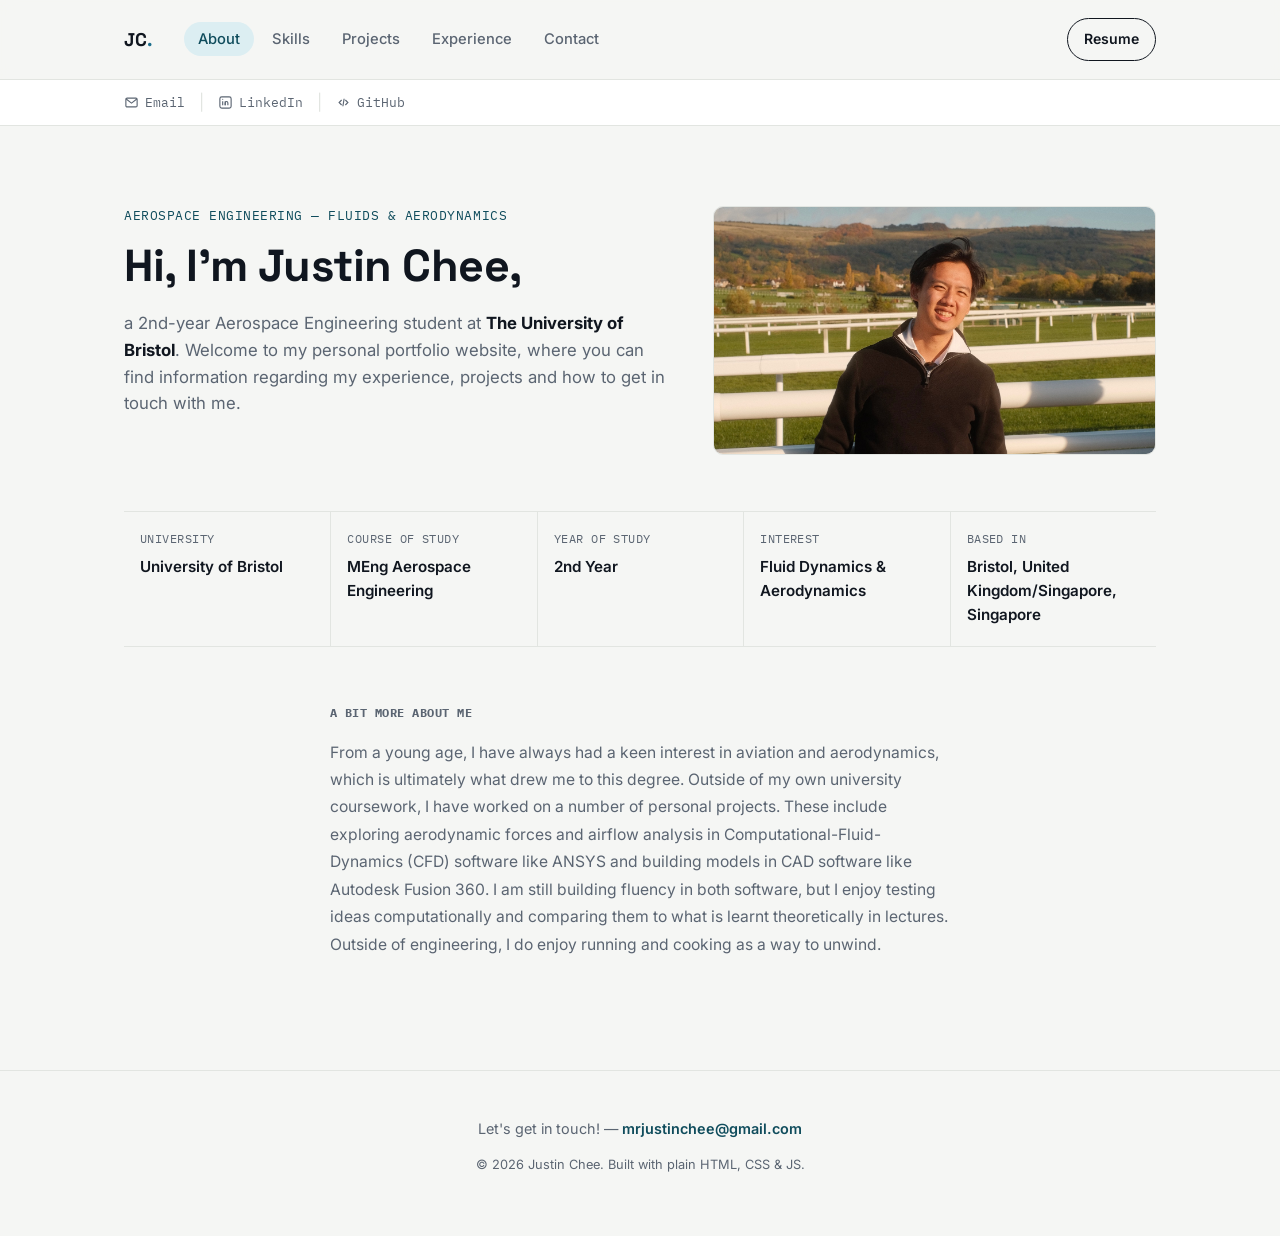
<file: index.html>
<!DOCTYPE html>
<html lang="en">
<head>
<meta charset="UTF-8">
<meta name="viewport" content="width=device-width, initial-scale=1.0">
<title>JC — Aerospace Engineering Portfolio</title>
<meta name="description" content="Portfolio of JC, Aerospace Engineering student focused on fluids and aerodynamics.">

<!-- Fonts: Space Grotesk for headings (technical/geometric), Inter for body, IBM Plex Mono for data labels -->
<link rel="preconnect" href="https://fonts.googleapis.com">
<link rel="preconnect" href="https://fonts.gstatic.com" crossorigin>
<link href="https://fonts.googleapis.com/css2?family=Space+Grotesk:wght@500;600;700&family=Inter:wght@400;500;600&family=IBM+Plex+Mono:wght@400;500&display=swap" rel="stylesheet">

<link rel="stylesheet" href="style.css">
</head>
<body>

<!-- ============================================================ -->
<!-- TOP NAVIGATION / TABS                                         -->
<!-- ============================================================ -->
<header class="site-header">
  <div class="header-inner">
    <a href="#summary" class="logo" data-tab-target="summary">JC<span class="logo-dot">.</span></a>
 
    <nav class="tabs" role="tablist" aria-label="Portfolio sections">
      <button class="tab-btn is-active" role="tab" aria-selected="true" aria-controls="summary" data-tab-target="summary">About</button>
      <button class="tab-btn" role="tab" aria-selected="false" aria-controls="skills" data-tab-target="skills">Skills</button>
      <button class="tab-btn" role="tab" aria-selected="false" aria-controls="projects" data-tab-target="projects">Projects</button>
      <button class="tab-btn" role="tab" aria-selected="false" aria-controls="experience" data-tab-target="experience">Experience</button>
      <button class="tab-btn" role="tab" aria-selected="false" aria-controls="contact" data-tab-target="contact">Contact</button>
    </nav>
 
    <a class="resume-btn" href="assets/JUSTIN_CHEE_Resume.pdf" target="_blank" rel="noopener">Resume</a>
 
    <button class="nav-toggle" aria-label="Toggle menu" aria-expanded="false">
      <span></span><span></span><span></span>
    </button>
  </div>
</header>
 
<!-- ============================================================ -->
<!-- CONTACT BAR — quick hotlinks, always visible below the tabs   -->
<!-- ============================================================ -->
<div class="contact-bar">
  <ul class="contact-list">
    <li>
      <a href="mailto:mrjustinchee@gmail.com">
        <svg class="contact-icon" viewBox="0 0 24 24" width="16" height="16" fill="none" stroke="currentColor" stroke-width="1.8" aria-hidden="true">
          <rect x="3" y="5" width="18" height="14" rx="2"></rect>
          <path d="M3.5 6.5L12 13L20.5 6.5"></path>
        </svg>
        Email
      </a>
    </li>
    <li>
      <a href="https://www.linkedin.com/in/justin-chee-tc" target="_blank" rel="noopener">
        <svg class="contact-icon" viewBox="0 0 24 24" width="16" height="16" fill="none" stroke="currentColor" stroke-width="1.8" aria-hidden="true">
          <rect x="3" y="3" width="18" height="18" rx="3"></rect>
          <line x1="7.5" y1="10" x2="7.5" y2="16.5"></line>
          <circle cx="7.5" cy="6.8" r="0.9" fill="currentColor" stroke="none"></circle>
          <path d="M11.5 16.5V12.8C11.5 11.3 12.4 10.3 13.7 10.3C15 10.3 15.8 11.2 15.8 12.8V16.5"></path>
          <line x1="11.5" y1="10" x2="11.5" y2="16.5"></line>
        </svg>
        LinkedIn
      </a>
    </li>
    <li>
      <a href="https://github.com/Cheestin" target="_blank" rel="noopener">
        <svg class="contact-icon" viewBox="0 0 24 24" width="16" height="16" fill="none" stroke="currentColor" stroke-width="1.8" aria-hidden="true">
          <polyline points="9 8 5 12 9 16"></polyline>
          <polyline points="15 8 19 12 15 16"></polyline>
          <line x1="13" y1="6" x2="11" y2="18"></line>
        </svg>
        GitHub
      </a>
    </li>
  </ul>
</div>
<main>
  <!-- ============================================================ -->
  <!-- SUMMARY                                                       -->
  <!-- ============================================================ -->
<section id="summary" class="tab-panel is-active" role="tabpanel">
    <div class="hero">
      <div class="hero-copy">
        <p class="eyebrow">Aerospace Engineering — Fluids &amp; Aerodynamics</p>
        <h1 class="hero-title">Hi, I'm Justin Chee,</h1>
        <p class="hero-lede">
          a 2nd-year Aerospace Engineering student at <strong>The University of Bristol</strong>.
          Welcome to my personal portfolio website, where you can find information regarding my experience, projects and how to get in touch with me.
          
        </p>
      </div>

      <div class="hero-photo-wrap">
        <img class="hero-photo" src="assets/Self_Photo.jpg" alt="Photo of JC" onerror="this.closest('.hero-photo-wrap').style.display='none'">
      </div>
    </div>

   <div class="quick-facts">
      <div class="fact">
        <span class="fact-label">University</span>
        <span class="fact-value">University of Bristol</span>
      </div>
      <div class="fact">
        <span class="fact-label">Course of Study</span>
        <span class="fact-value">MEng Aerospace Engineering</span>
      </div>
      <div class="fact">
        <span class="fact-label">Year of Study</span>
        <span class="fact-value">2nd Year</span>
      </div>
      <div class="fact">
        <span class="fact-label">Interest</span>
        <span class="fact-value">Fluid Dynamics &amp; Aerodynamics</span>
      </div>
      <div class="fact">
        <span class="fact-label">Based in</span>
        <span class="fact-value">Bristol, United Kingdom/Singapore, Singapore</span>
      </div>
    </div>
    <div class="about-more">
      <h2 class="about-more-title">A bit more about me</h2>
      <p class="about-more-text">
From a young age, I have always had a keen interest in aviation and aerodynamics, which is ultimately what drew me to this degree. Outside of my own university coursework, I have worked on a number of personal projects. These include exploring aerodynamic forces and airflow analysis in Computational-Fluid-Dynamics (CFD) software like ANSYS and building models in CAD software like Autodesk Fusion 360. I am still building fluency in both software, but I enjoy testing ideas computationally and comparing them to what is learnt theoretically in lectures.
      Outside of engineering, I do enjoy running and cooking as a way to unwind. 
      </p>
    </div>
  </section>

  <!-- ============================================================ -->
  <!-- SKILLS                                                        -->
  <!-- ============================================================ -->
  <section id="skills" class="tab-panel" role="tabpanel" hidden>
    <h2 class="section-title">Skills</h2>
    <p class="section-lede">A working toolkit, organized by how I actually use it.</p>

    <div class="skill-groups">

      <div class="skill-group">
        <h3 class="skill-group-title">Technical Skills</h3>
        <ul class="tag-list">
          <li class="tag">CFD Analysis (Ansys)</li>
          <li class="tag">MATLAB</li>
          <li class="tag">CAD (Fusion 360)</li>
          <li class="tag">Python</li>
          </ul>
      </div>
      
      <div class="skill-group">
        <h3 class="skill-group-title">Engineering Fundamentals</h3>
        <ul class="tag-list">
          <li class="tag">Fluid Dynamics</li>
          <li class="tag">Thermodynamics</li>
          <li class="tag">Materials Science</li>
          <li class="tag">Structural Mechanics</li>
          <li class="tag">Materials Science</li>
        </ul>
      </div>
      
      <div class="skill-group">
        <h3 class="skill-group-title">Professional Skills</h3>
        <ul class="tag-list">
          <li class="tag">High-Pressure Decision Making</li>
          <li class="tag">Cross-Functional Collaboration</li>
          <li class="tag">Events & Operations Management</li>
          <li class="tag">Situational Awareness</li>
          <li class="tag">Leadership & Team Management</li>
          <li class="tag">Problem Solving</li>
        </ul>
      </div>

      <div class="skill-group">
        <h3 class="skill-group-title">Certifications</h3>
        <ul class="tag-list">
          <li class="tag">
            <a href="https://matlabacademy.mathworks.com/progress/share/certificate.html?id=540864f8-f4a7-497a-9adb-133bd8873ac4&" target="_blank" rel="noopener">MATLAB Onramp &#8599;</a>
          </li>
          <li class="tag">
            <a href="https://matlabacademy.mathworks.com/progress/share/certificate.html?id=38556f96-6208-426f-b482-1fb106cb03d3&" target="_blank" rel="noopener">Simulink Onramp &#8599;</a>
          </li>
        </ul>
      </div>
 
  </section>

  <!-- ============================================================ -->
  <!-- PROJECTS                                                      -->
  <!-- ============================================================ -->
  <section id="projects" class="tab-panel" role="tabpanel" hidden>
    <h2 class="section-title">Projects</h2>
    <p class="section-lede">Some projects I've built and tested through the years.</p>
 
    <div class="project-grid">
 
      <article class="project-card">
        <div class="project-card-head">
          <span class="project-index">01</span>
          <span class="project-tag">Paper</span>
        </div>
        <h3 class="project-title">CFD Analysis of F1 Multi-Element Front Wing</h3>
        <p class="project-desc">
          Independent CFD Study investigating the relationship between flap angle and aerodynamic performance of a multi-element Formula 1 front wing through a CAD-CFD workflow.
        </p>
        <ul class="project-stack">
          <li>Independent research</li>
          <li>CAD (Fusion 360)</li>
          <li>CFD (ANSYS)</li>
          <li>Aerodynamic Analysis</li>
        </ul>
        <a class="project-link" href="projects/cfd-airfoil.html">Read the paper &rarr;</a>
      </article>
 
      <article class="project-card">
        <div class="project-card-head">
          <span class="project-index">02</span>
          <span class="project-tag">Paper</span>
        </div>
        <h3 class="project-title">PID Attitude Control of Quadcopter Drone</h3>
        <p class="project-desc">
          An independent study simulating and tuning a PID-controlled quadcopter through close-loop validation in MATLAB and Simulink.
        </p>
        <ul class="project-stack">
          <li>MATLAB</li>
          <li>Simulink</li>
        </ul>
        <a class="project-link" href="projects/PID-Workflow-Project.html">View project &rarr;</a>
      </article>
 
      <article class="project-card">
        <div class="project-card-head">
          <span class="project-index">03</span>
          <span class="project-tag">Paper</span>
        </div>
        <h3 class="project-title">Mathematical Route Optimisation Using Bezier Curves</h3>
        <p class="project-desc">
          An Extended Essay comparative study of Bezier Curves and parametric best-fit functions for route optimization of autonomous vehicles. 
        </p>
        <ul class="project-stack">
          <li>Independant Research</li>
          <li>Mathematical Modelling</li>
          <li>Route Optimisation</li>
        </ul>
        <a class="project-link" href="projects/Mathematical-Modelling">View project &rarr;</a>
      </article>
      
      <article class="project-card">
        <div class="project-card-head">
          <span class="project-index">04</span>
          <span class="project-tag">Paper</span>
        </div>
        <h3 class="project-title">DIY Experimental Airfoil Lift Analysis</h3>
        <p class="project-desc">
          Experimental investigation into the relationship between incoming airflow velocity and lift force generated, in a DIY wind tunnel, controlling airflow conditions to analyse how lift forces were affected.
        </p>
        <ul class="project-stack">
          <li>Independent research</li>
          <li>Experimental Aerodynamics</li>
          <li>Experimental Analysis</li>
        </ul>
        <a class="project-link" href="projects/DIY-Wind-Tunnel.html">Read the paper &rarr;</a>
      </article>
      
    </div>
  </section>
 
  <!-- ============================================================ -->
  <!-- EXPERIENCE                                                    -->
  <!-- ============================================================ -->
  <section id="experience" class="tab-panel" role="tabpanel" hidden>
    <h2 class="section-title">Experience</h2>
    <p class="section-lede">Education, internships, and clubs, in order.</p>

    <ol class="timeline">

      <li class="timeline-item">
        <div class="timeline-when">Sept 2025 &dash; Present</div>
        <div class="timeline-body">
          <h3 class="timeline-title">2nd-Year Student / MEng Aerospace Engineering</h3>
          <p class="timeline-org">University of Bristol</p>
          <ul class="timeline-points">
            <li>Achieved a First Class average (72.8%) in Year 1</li>
          </ul>
        </div>
      </li>
      
      <li class="timeline-item">
        <div class="timeline-when">Feb 2023 &ndash; May 2025</div>
        <div class="timeline-body">
          <h3 class="timeline-title">Administrative / Operations Officer (Lieutenant)</h3>
          <p class="timeline-org">Singapore Armed Forces</p>
          <ul class="timeline-points">
            <li>Managed HR administration, covering manpower, personnel administration, pay and benefits and workplace investigations</li>
            <li>Led operation planning and execution of large-scale military events.</li>
          </ul>
          <a class="reference-link" href="assets/references/Letter of Reference_Justin Chee.pdf" target="_blank" rel="noopener">
            Read letter of recommendation &rarr;
          </a>  
        </div>
      </li>

      <li class="timeline-item">
        <div class="timeline-when">Jan 2021 &ndash; Sept 2021</div>
        <div class="timeline-body">
          <h3 class="timeline-title">Student Pilot</h3>
          <p class="timeline-org">Singapore Youth Flying Club</p>
          <ul class="timeline-points">
            <li>Completed 22 hours as Pilot in Command and achieved a First Solo Flight.</li>
          </ul>
        </div>
      </li>

    </ol>
  </section>
   <!-- ============================================================ -->
  <!-- CONTACT                                                       -->
  <!-- ============================================================ -->
  <section id="contact" class="tab-panel" role="tabpanel" hidden>
    <div class="contact-layout">
 
      <div class="contact-hero">
        <h2 class="contact-hero-title">Let's Get In Touch</h2>
        <p class="contact-hero-lede">Have a query? Drop me a message and I'll get back to you.</p>
 
        <ul class="contact-info-list">
          <li>
            <svg class="contact-icon" viewBox="0 0 24 24" width="18" height="18" fill="none" stroke="currentColor" stroke-width="1.8" aria-hidden="true">
              <path d="M6.5 3.5H9L10.5 7.5L8.5 9C9.3 11 11 12.7 13 13.5L14.5 11.5L18.5 13V15.5C18.5 16.9 17.3 18 16 17.8C10.5 17 5.9 12.4 5.2 6.9C5 5.6 5.1 4.4 6.5 3.5Z"></path>
            </svg>
            <a href="tel:+44 7493 414186">+44 77493 414186 (UK)</a>
          </li>
          <li>
            <svg class="contact-icon" viewBox="0 0 24 24" width="18" height="18" fill="none" stroke="currentColor" stroke-width="1.8" aria-hidden="true">
            <path d="M6.5 3.5H9L10.5 7.5L8.5 9C9.3 11 11 12.7 13 13.5L14.5 11.5L18.5 13V15.5C18.5 16.9 17.3 18 16 17.8C10.5 17 5.9 12.4 5.2 6.9C5 5.6 5.1 4.4 6.5 3.5Z"></path>
            </svg>
            <a href="tel:+65 8786 2000">+65 8786 2000 (SG)</a>
          </li>
          <li>
            <svg class="contact-icon" viewBox="0 0 24 24" width="18" height="18" fill="none" stroke="currentColor" stroke-width="1.8" aria-hidden="true">
              <rect x="3" y="5" width="18" height="14" rx="2"></rect>
              <path d="M3.5 6.5L12 13L20.5 6.5"></path>
            </svg>
            <a href="mailto:mrjustinchee@gmail.com">mrjustinchee@gmail.com</a>
          </li>
          <li>
            <svg class="contact-icon" viewBox="0 0 24 24" width="18" height="18" fill="none" stroke="currentColor" stroke-width="1.8" aria-hidden="true">
              <rect x="3" y="3" width="18" height="18" rx="3"></rect>
              <line x1="7.5" y1="10" x2="7.5" y2="16.5"></line>
              <circle cx="7.5" cy="6.8" r="0.9" fill="currentColor" stroke="none"></circle>
              <path d="M11.5 16.5V12.8C11.5 11.3 12.4 10.3 13.7 10.3C15 10.3 15.8 11.2 15.8 12.8V16.5"></path>
              <line x1="11.5" y1="10" x2="11.5" y2="16.5"></line>
            </svg>
            <a href="https://www.linkedin.com/in/justin-chee-tc" target="_blank" rel="noopener">linkedin.com/in/justin-chee-tc</a>
          </li>
          <li>
            <svg class="contact-icon" viewBox="0 0 24 24" width="18" height="18" fill="none" stroke="currentColor" stroke-width="1.8" aria-hidden="true">
              <polyline points="9 8 5 12 9 16"></polyline>
              <polyline points="15 8 19 12 15 16"></polyline>
              <line x1="13" y1="6" x2="11" y2="18"></line>
            </svg>
            <a href="https://github.com/Cheestin" target="_blank" rel="noopener">github.com/Cheestin</a>
          </li>
         <p class="quiet-note">References available on request.</p>
        </ul>
      </div>
 
      <div class="contact-form-wrap">

        <form id="contact-form" class="contact-form" action="https://formspree.io/f/xeajbpgw" method="POST">
          <div class="form-row-group">
            <div class="form-row">
              <label for="first-name">First Name <span class="required-tag">(required)</span></label>
              <input type="text" id="first-name" name="first_name" required autocomplete="given-name">
            </div>
 
            <div class="form-row">
              <label for="last-name">Last Name <span class="required-tag">(required)</span></label>
              <input type="text" id="last-name" name="last_name" required autocomplete="family-name">
            </div>
          </div>
 
          <div class="form-row">
            <label for="email">Email <span class="required-tag">(required)</span></label>
            <input
              type="email"
              id="email"
              name="email"
              required
              autocomplete="email"
              pattern="[a-zA-Z0-9._%+\-]+@[a-zA-Z0-9.\-]+\.[a-zA-Z]{2,}$"
              title="Please enter a valid email address, e.g. name@example.com">
          </div>
 
          <div class="form-row">
            <label for="message">Query <span class="required-tag">(required)</span></label>
            <textarea id="message" name="message" rows="8" required></textarea>
          </div>
 
          <button type="submit" class="btn btn-primary form-submit">Send message</button>
 
          <p class="form-status" id="form-status" role="status" aria-live="polite"></p>
        </form>
      </div>
 
    </div>
  </section>
</main>

<footer class="site-footer">
  <p>
    Let's get in touch! &mdash; <a href="mailto:mrjustinchee@gmail.com">mrjustinchee@gmail.com</a>
  </p>
  <p class="footer-meta">&copy; <span id="year"></span> Justin Chee. Built with plain HTML, CSS &amp; JS.</p>
</footer>

<script src="script.js"></script>
</body>
</html>
</file>
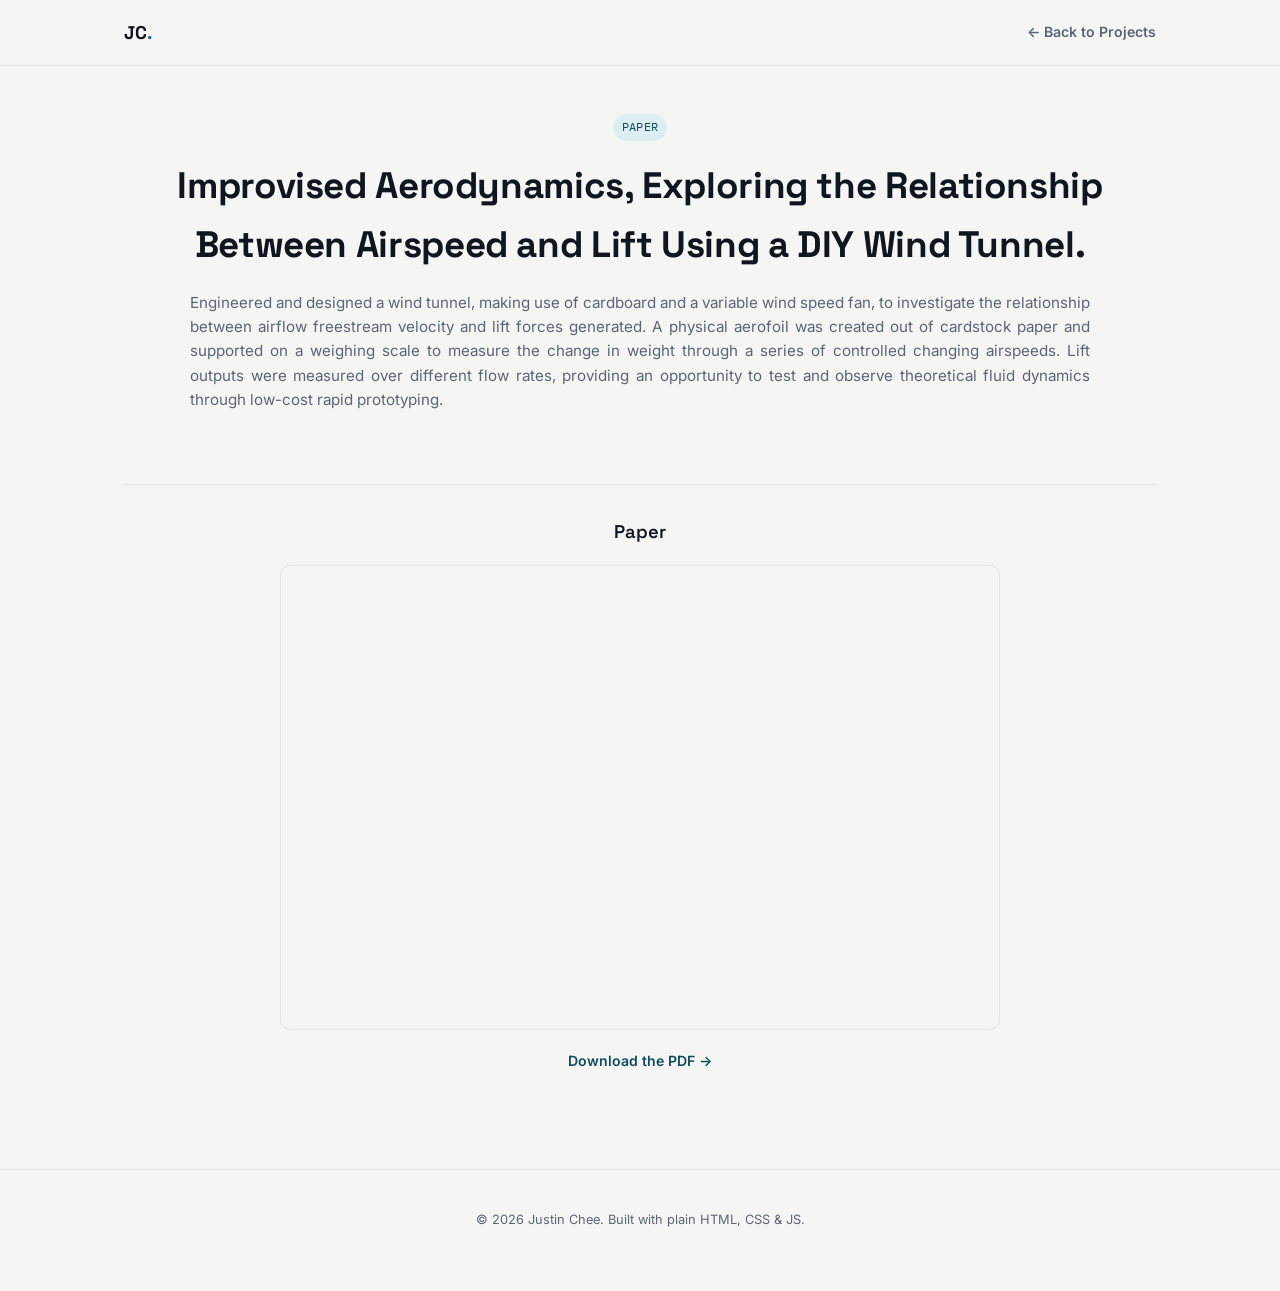
<file: projects/DIY-Wind-Tunnel.html>
<!DOCTYPE html>
<html lang="en">
<head>
<meta charset="UTF-8">
<meta name="viewport" content="width=device-width, initial-scale=1.0">
<title>DIY-Wind-Tunnel</title>

<link rel="preconnect" href="https://fonts.googleapis.com">
<link rel="preconnect" href="https://fonts.gstatic.com" crossorigin>
<link href="https://fonts.googleapis.com/css2?family=Space+Grotesk:wght@500;600;700&family=Inter:wght@400;500;600&family=IBM+Plex+Mono:wght@400;500&display=swap" rel="stylesheet">

<!-- Note the ../ — this file lives in /projects/, one folder below the main site -->
<link rel="stylesheet" href="../style.css">
</head>
<body>

<!-- Slim header — just a way back to the main site, not the full tab nav -->
<header class="site-header">
  <div class="header-inner">
    <a href="../index.html#projects" class="logo">JC<span class="logo-dot">.</span></a>
    <a href="../index.html#projects" class="back-link">&larr; Back to Projects</a>
  </div>
</header>

<main class="project-page">

  <!-- ============================================================ -->
  <!-- OVERVIEW                                                      -->
  <!-- ============================================================ -->
  <section class="project-page-header">
    <span class="project-tag">Paper</span>
    <h1 class="project-page-title">Improvised Aerodynamics, Exploring the Relationship Between Airspeed and Lift Using a DIY Wind Tunnel.</h1>
    <p class="project-page-overview">
     Engineered and designed a wind tunnel, making use of cardboard and a variable wind speed fan, to investigate the relationship between airflow freestream velocity and lift forces generated. A physical aerofoil was created out of cardstock paper and supported on a weighing scale to measure the change in weight through a series of controlled changing airspeeds. Lift outputs were measured over different flow rates, providing an opportunity to test and observe theoretical fluid dynamics through low-cost rapid prototyping. 
    </p>
  </section>

  <!-- ============================================================ -->
  <!-- PAPER                                                         -->
  <!-- Drop your PDF into /assets/papers/ and update the path below. -->
  <!-- ============================================================ -->
  <section class="project-page-section">
    <h2 class="project-page-subhead">Paper</h2>
    <div class="pdf-frame">
      <iframe src="../assets/papers/Chee_Justin_HL_Final Physics IA.pdf" title="DIY Wind Tunnel Experiment" loading="lazy"></iframe>
    </div>
    <a class="project-link" href="../assets/papers/Chee_Justin_HL_Final Physics IA.pdf" target="_blank" rel="noopener">Download the PDF &rarr;</a>
  </section>

</main>

<footer class="site-footer">
  <p class="footer-meta">&copy; <span id="year"></span> Justin Chee. Built with plain HTML, CSS &amp; JS.</p>
</footer>

<script>
  document.getElementById('year').textContent = new Date().getFullYear();
</script>
</body>
</html>
</file>
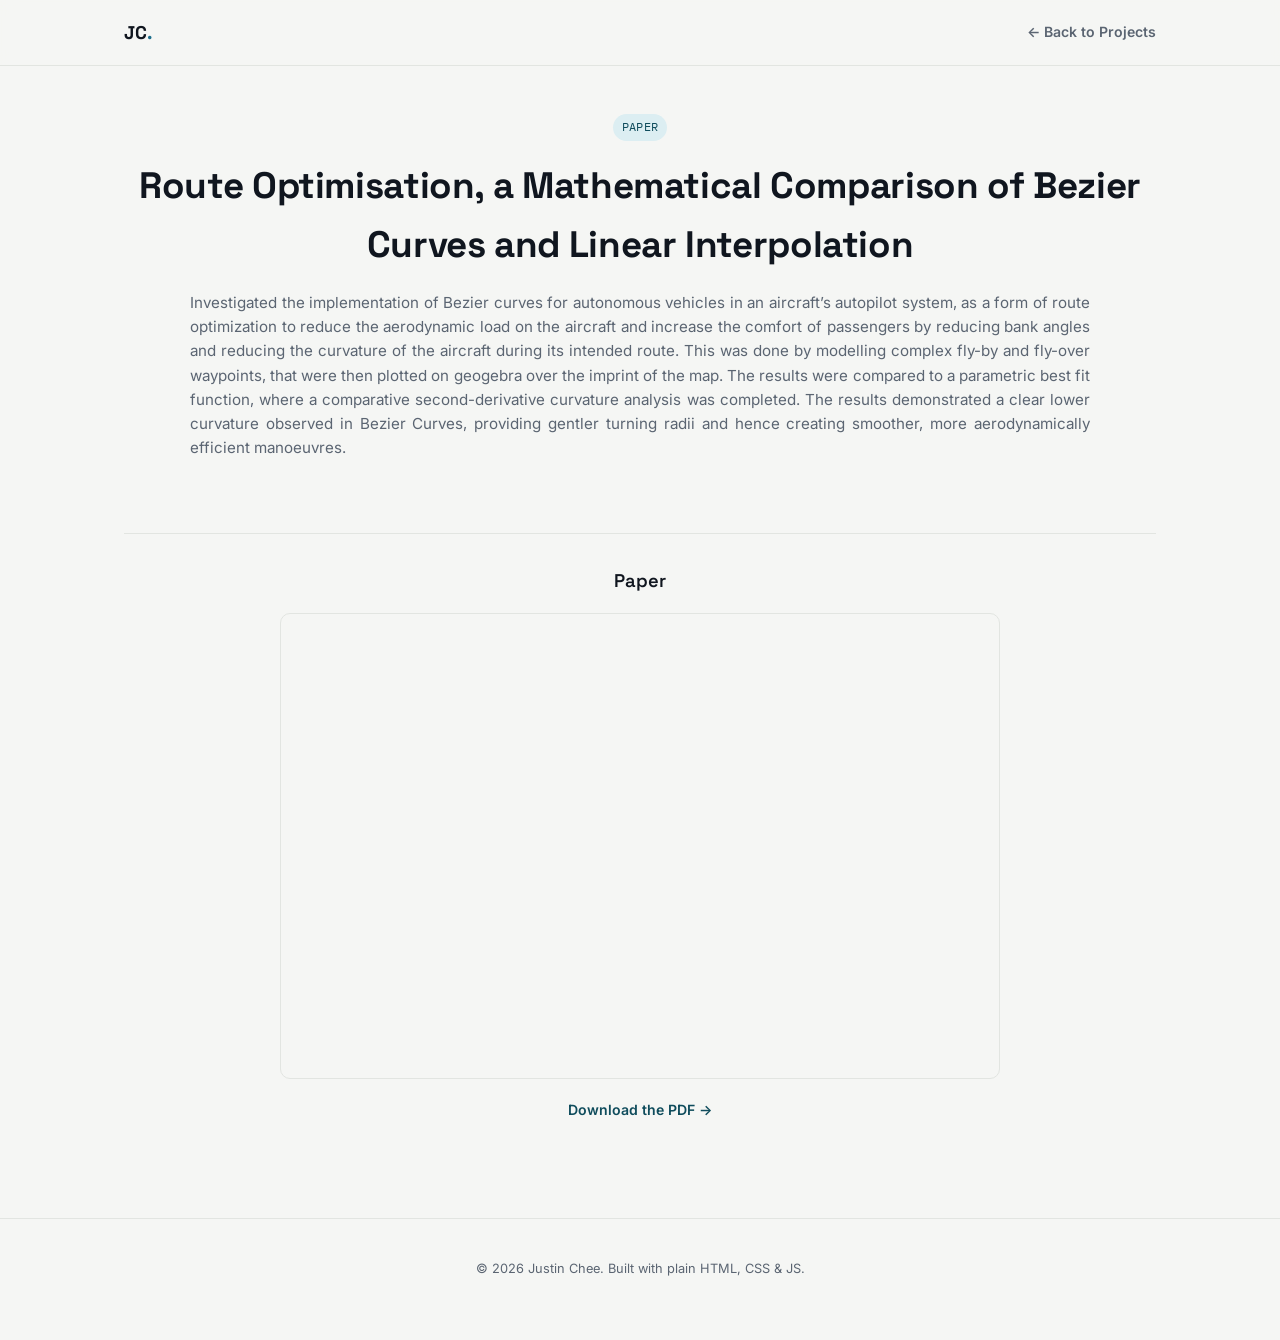
<file: projects/Mathematical-Modelling.html>
<!DOCTYPE html>
<html lang="en">
<head>
<meta charset="UTF-8">
<meta name="viewport" content="width=device-width, initial-scale=1.0">
<!-- UPDATE_ME: change this title for each paper -->
<title>UPDATE_ME: Paper Title — JC</title>

<link rel="preconnect" href="https://fonts.googleapis.com">
<link rel="preconnect" href="https://fonts.gstatic.com" crossorigin>
<link href="https://fonts.googleapis.com/css2?family=Space+Grotesk:wght@500;600;700&family=Inter:wght@400;500;600&family=IBM+Plex+Mono:wght@400;500&display=swap" rel="stylesheet">

<!-- Note the ../ — this file lives in /projects/, one folder below the main site -->
<link rel="stylesheet" href="../style.css">
</head>
<body>

<!-- Slim header — just a way back to the main site, not the full tab nav -->
<header class="site-header">
  <div class="header-inner">
    <a href="../index.html#projects" class="logo">JC<span class="logo-dot">.</span></a>
    <a href="../index.html#projects" class="back-link">&larr; Back to Projects</a>
  </div>
</header>

<main class="project-page">

  <!-- ============================================================ -->
  <!-- OVERVIEW                                                      -->
  <!-- ============================================================ -->
  <section class="project-page-header">
    <!-- UPDATE_ME -->
    <span class="project-tag">Paper</span>
    <h1 class="project-page-title">Route Optimisation, a Mathematical Comparison of Bezier Curves and Linear Interpolation</h1>
    <p class="project-page-overview">
Investigated the implementation of Bezier curves for autonomous vehicles in an aircraft’s autopilot system, as a form of route optimization to reduce the aerodynamic load on the aircraft and increase the comfort of passengers by reducing bank angles and reducing the curvature of the aircraft during its intended route. This was done by modelling complex fly-by and fly-over waypoints, that were then plotted on geogebra over the imprint of the map. The results were compared to a parametric best fit function, where a comparative second-derivative curvature analysis was completed. The results demonstrated a clear lower curvature observed in Bezier Curves, providing gentler turning radii and hence creating smoother, more aerodynamically efficient manoeuvres. 
    </p>
  </section>

  <!-- ============================================================ -->
  <!-- PAPER                                                         -->
  <!-- Drop your PDF into /assets/papers/ and update the path below. -->
  <!-- ============================================================ -->
  <section class="project-page-section">
    <h2 class="project-page-subhead">Paper</h2>
    <div class="pdf-frame">
      <iframe src="../assets/papers/Justin_Chee_FinalEE.pdf" title="Mathematical Route Optimisation Using Bezier Curves" loading="lazy"></iframe>
    </div>
    <a class="project-link" href="../assets/papers/Justin_Chee_FinalEE.pdf" target="_blank" rel="noopener">Download the PDF &rarr;</a>
  </section>

</main>

<footer class="site-footer">
  <p class="footer-meta">&copy; <span id="year"></span> Justin Chee. Built with plain HTML, CSS &amp; JS.</p>
</footer>

<script>
  document.getElementById('year').textContent = new Date().getFullYear();
</script>
</body>
</html>
</file>
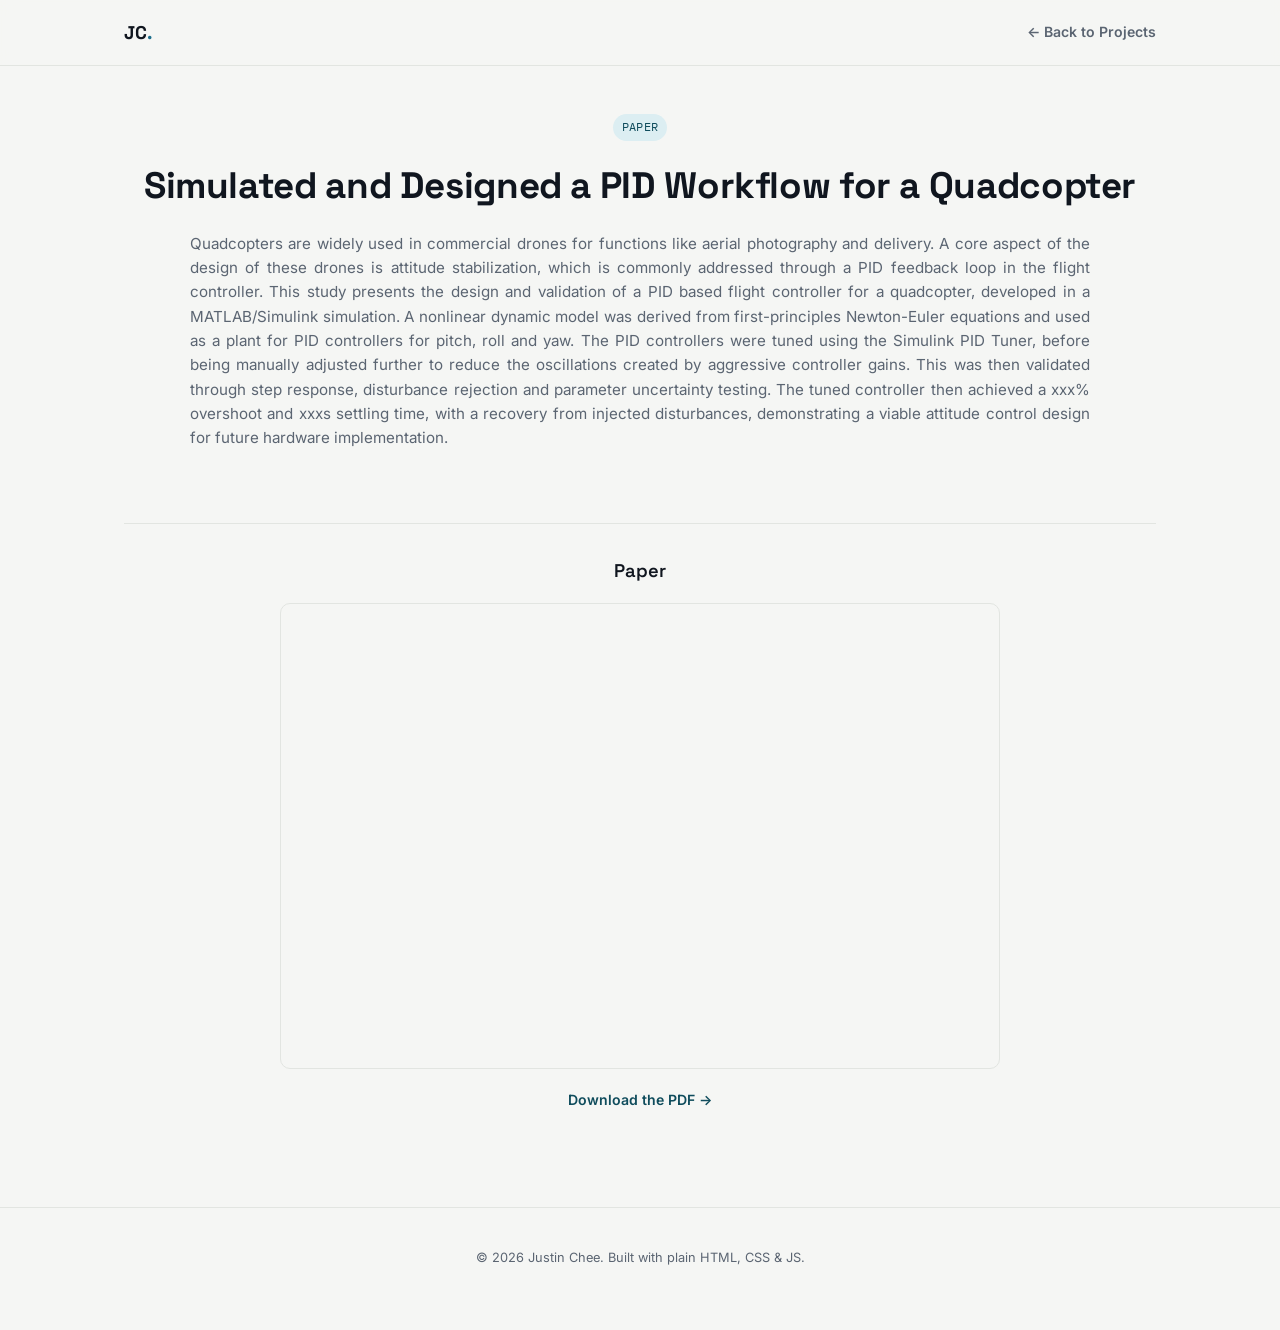
<file: projects/PID-Workflow-Project.html>
<!DOCTYPE html>
<html lang="en">
<head>
<meta charset="UTF-8">
<meta name="viewport" content="width=device-width, initial-scale=1.0">
<title>DIY-Wind-Tunnel</title>

<link rel="preconnect" href="https://fonts.googleapis.com">
<link rel="preconnect" href="https://fonts.gstatic.com" crossorigin>
<link href="https://fonts.googleapis.com/css2?family=Space+Grotesk:wght@500;600;700&family=Inter:wght@400;500;600&family=IBM+Plex+Mono:wght@400;500&display=swap" rel="stylesheet">

<!-- Note the ../ — this file lives in /projects/, one folder below the main site -->
<link rel="stylesheet" href="../style.css">
</head>
<body>

<!-- Slim header — just a way back to the main site, not the full tab nav -->
<header class="site-header">
  <div class="header-inner">
    <a href="../index.html#projects" class="logo">JC<span class="logo-dot">.</span></a>
    <a href="../index.html#projects" class="back-link">&larr; Back to Projects</a>
  </div>
</header>

<main class="project-page">

  <!-- ============================================================ -->
  <!-- OVERVIEW                                                      -->
  <!-- ============================================================ -->
  <section class="project-page-header">
    <span class="project-tag">Paper</span>
    <h1 class="project-page-title">Simulated and Designed a PID Workflow for a Quadcopter</h1>
    <p class="project-page-overview">
Quadcopters are widely used in commercial drones for functions like aerial photography and delivery. A core aspect of the design of these drones is attitude stabilization, which is commonly addressed through a PID feedback loop in the flight controller. This study presents the design and validation of a PID based flight controller for a quadcopter, developed in a MATLAB/Simulink simulation. A nonlinear dynamic model was derived from first-principles Newton-Euler equations and used as a plant for PID controllers for pitch, roll and yaw. The PID controllers were tuned using the Simulink PID Tuner, before being manually adjusted further to reduce the oscillations created by aggressive controller gains. This was then validated through step response, disturbance rejection and parameter uncertainty testing. The tuned controller then achieved a xxx% overshoot and xxxs settling time, with a recovery from injected disturbances, demonstrating a viable attitude control design for future hardware implementation.    </p>
  </section>

  <!-- ============================================================ -->
  <!-- PAPER                                                         -->
  <!-- Drop your PDF into /assets/papers/ and update the path below. -->
  <!-- ============================================================ -->
  <section class="project-page-section">
    <h2 class="project-page-subhead">Paper</h2>
    <div class="pdf-frame">
      <iframe src="../assets/papers/PID_Simulation_of_Quadcopter.pdf" title="DIY Wind Tunnel Experiment" loading="lazy"></iframe>
    </div>
    <a class="project-link" href="../assets/papers/PID_Simulation_of_Quadcopter.pdf" target="_blank" rel="noopener">Download the PDF &rarr;</a>
  </section>

</main>

<footer class="site-footer">
  <p class="footer-meta">&copy; <span id="year"></span> Justin Chee. Built with plain HTML, CSS &amp; JS.</p>
</footer>

<script>
  document.getElementById('year').textContent = new Date().getFullYear();
</script>
</body>
</html>
</file>
<file: style.css>
/* =================================================================
   DESIGN TOKENS
   Palette is a "wind-tunnel blueprint" theme: cool off-white surfaces,
   near-black ink, and a single aero-blue accent used for flow/streamlines.
   Change these variables to re-theme the entire site.
   ================================================================= */
:root {
  /* ---- UPDATE_ME: this is the fastest way to re-color the whole site ---- */
  --bg: #F5F6F4;
  --surface: #FFFFFF;
  --ink: #10161F;
  --muted: #5B6572;
  --line: #E2E5E1;
  --accent: #1C6E8C;      /* aero blue */
  --accent-ink: #0F4C5C;
  --accent-soft: #DCEEF2;

  --font-display: 'Space Grotesk', 'Segoe UI', sans-serif;
  --font-body: 'Inter', 'Segoe UI', sans-serif;
  --font-mono: 'IBM Plex Mono', 'Courier New', monospace;

  --max-width: 1080px;
  --radius: 10px;
}

* { box-sizing: border-box; }

html { scroll-behavior: smooth; }

body {
  margin: 0;
  background: var(--bg);
  color: var(--ink);
  font-family: var(--font-body);
  font-size: 16px;
  line-height: 1.6;
  -webkit-font-smoothing: antialiased;
}

h1, h2, h3 {
  font-family: var(--font-display);
  margin: 0;
  letter-spacing: -0.01em;
}

a { color: inherit; text-decoration: none; }

ul, ol { margin: 0; padding: 0; list-style: none; }

:focus-visible {
  outline: 2px solid var(--accent);
  outline-offset: 3px;
}

/* =================================================================
   HEADER / TABS
   ================================================================= */
.site-header {
  position: sticky;
  top: 0;
  z-index: 50;
  background: rgba(245, 246, 244, 0.92);
  backdrop-filter: blur(8px);
  border-bottom: 1px solid var(--line);
}

.header-inner {
  max-width: var(--max-width);
  margin: 0 auto;
  padding: 18px 24px;
  display: flex;
  align-items: center;
  gap: 32px;
}

.logo {
  font-family: var(--font-display);
  font-weight: 700;
  font-size: 1.15rem;
}
.logo-dot { color: var(--accent); }

.tabs {
  display: flex;
  gap: 4px;
  flex: 1;
}

.tab-btn {
  font-family: var(--font-body);
  font-weight: 500;
  font-size: 0.92rem;
  color: var(--muted);
  background: none;
  border: none;
  padding: 8px 14px;
  border-radius: 999px;
  cursor: pointer;
  transition: color 0.15s ease, background 0.15s ease;
}

.tab-btn:hover { color: var(--ink); }

.tab-btn.is-active {
  color: var(--accent-ink);
  background: var(--accent-soft);
}

.resume-btn {
  font-size: 0.88rem;
  font-weight: 600;
  padding: 9px 16px;
  border: 1px solid var(--ink);
  border-radius: 999px;
  white-space: nowrap;
}
.resume-btn:hover { background: var(--ink); color: var(--surface); }

/* Contact bar — slim strip of hotlinks under the header */
.contact-bar {
  background: var(--surface);
  border-bottom: 1px solid var(--line);
}

.contact-list {
  max-width: var(--max-width);
  margin: 0 auto;
  padding: 10px 24px;
  display: flex;
  gap: 14px;
}

.contact-list li {
  display: flex;
  align-items: center;
  gap: 14px;
}

.contact-list li:not(:first-child)::before {
  content: '|';
  color: var(--line);
}

.contact-list a {
  font-family: var(--font-mono);
  font-size: 0.82rem;
  color: var(--muted);
  display: flex;
  align-items: center;
  gap: 6px;
  transition: color 0.15s ease;
}

.contact-icon {
  width: 15px;
  height: 15px;
  flex-shrink: 0;
}

.contact-list a:hover { color: var(--accent-ink); }

.nav-toggle {
  display: none;
  flex-direction: column;
  gap: 4px;
  background: none;
  border: none;
  cursor: pointer;
  padding: 6px;
}
.nav-toggle span {
  width: 20px;
  height: 2px;
  background: var(--ink);
}

/* =================================================================
   LAYOUT / PANELS
   ================================================================= */
main {
  max-width: var(--max-width);
  margin: 0 auto;
  padding: 0 24px;
}

.tab-panel {
  padding: 56px 0 96px;
}

.section-title {
  font-size: 1.8rem;
  font-weight: 600;
}

.section-lede {
  margin: 8px 0 40px;
  color: var(--muted);
  max-width: 46ch;
}

/* =================================================================
   SUMMARY / HERO
   ================================================================= */
.hero {
  display: grid;
  grid-template-columns: 1.1fr 0.9fr;
  gap: 48px;
  align-items: start;
  padding-top: 24px;
}

.hero-photo-wrap {
  aspect-ratio: 16 / 9;
  border-radius: var(--radius);
  overflow: hidden;
  border: 1px solid var(--line);
  background: var(--surface);
}

.hero-photo {
  display: block;
  width: 100%;
  height: 100%;
  object-fit: cover;
}

.eyebrow {
  font-family: var(--font-mono);
  font-size: 0.8rem;
  letter-spacing: 0.04em;
  text-transform: uppercase;
  color: var(--accent-ink);
  margin: 0 0 14px;
}

.hero-title {
  font-size: clamp(2rem, 4vw, 2.8rem);
  font-weight: 700;
  line-height: 1.1;
  margin-bottom: 20px;
}

.hero-lede {
  color: var(--muted);
  font-size: 1.05rem;
  max-width: 52ch;
}

.hero-lede strong { color: var(--ink); }

.hero-actions {
  display: flex;
  gap: 12px;
  margin-top: 28px;
  flex-wrap: wrap;
}

.btn {
  font-weight: 600;
  font-size: 0.92rem;
  padding: 11px 20px;
  border-radius: 999px;
  transition: transform 0.15s ease, background 0.15s ease, color 0.15s ease;
}

.btn-primary {
  background: var(--ink);
  color: var(--surface);
}
.btn-primary:hover { background: var(--accent-ink); }

.btn-ghost {
  border: 1px solid var(--line);
  color: var(--ink);
}
.btn-ghost:hover { border-color: var(--accent); color: var(--accent-ink); }

/* Quick facts strip */
.quick-facts {
  margin-top: 56px;
  display: grid;
  grid-template-columns: repeat(5, 1fr);
  border-top: 1px solid var(--line);
  border-bottom: 1px solid var(--line);
}

.fact {
  padding: 18px 16px;
  border-left: 1px solid var(--line);
  display: flex;
  flex-direction: column;
  gap: 6px;
}
.fact:first-child { border-left: none; }

.fact-label {
  font-family: var(--font-mono);
  font-size: 0.72rem;
  text-transform: uppercase;
  letter-spacing: 0.04em;
  color: var(--muted);
}

.fact-value {
  font-weight: 600;
  font-size: 0.95rem;
}

.about-more {
  margin: 56px auto 0;
  max-width: 62ch;
}

.about-more-title {
  font-family: var(--font-mono);
  font-size: 0.78rem;
  text-transform: uppercase;
  letter-spacing: 0.04em;
  color: var(--muted);
  margin-bottom: 16px;
}

.about-more-text {
  font-size: 0.98rem;
  line-height: 1.75;
  color: var(--muted);
}
.about-more-text + .about-more-text {
  margin-top: 16px;
}

/* =================================================================
   SKILLS
   ================================================================= */
.skill-groups {
  display: grid;
  grid-template-columns: repeat(2, 1fr);
  gap: 36px 48px;
}

.skill-group-title {
  font-size: 1.02rem;
  font-weight: 600;
  margin-bottom: 14px;
  padding-bottom: 10px;
  border-bottom: 1px solid var(--line);
}

.tag-list {
  display: flex;
  flex-wrap: wrap;
  gap: 8px;
}

.tag {
  font-size: 0.85rem;
  font-family: var(--font-mono);
  padding: 7px 12px;
  background: var(--surface);
  border: 1px solid var(--line);
  border-radius: 999px;
  color: var(--ink);
}

/* =================================================================
   PROJECTS
   ================================================================= */
.project-grid {
  display: flex;
  gap: 20px;
  overflow-x: auto;
  padding-top: 8px;
  padding-bottom: 12px;
  /* Extends the row edge-to-edge past the centered content column so cards
     can scroll under the page margins. Remove this block if you'd rather
     keep the row inside the normal content width. */
  margin: 0 calc(-1 * 24px);
  padding-left: 24px;
  padding-right: 24px;
}

.project-grid::-webkit-scrollbar {
  height: 6px;
}
.project-grid::-webkit-scrollbar-track {
  background: transparent;
}
.project-grid::-webkit-scrollbar-thumb {
  background: var(--line);
  border-radius: 999px;
}
.project-grid::-webkit-scrollbar-thumb:hover {
  background: var(--accent);
}

.project-card {
  background: var(--surface);
  border: 1px solid var(--line);
  border-radius: var(--radius);
  padding: 24px;
  display: flex;
  flex-direction: column;
  gap: 10px;
  transition: border-color 0.15s ease, transform 0.15s ease;
  flex: 0 0 320px;
}

.project-card:hover {
  border-color: var(--accent);
  transform: translateY(-2px);
}

.project-card-head {
  display: flex;
  justify-content: space-between;
  align-items: center;
}

.project-index {
  font-family: var(--font-mono);
  color: var(--muted);
  font-size: 0.85rem;
}

.project-tag {
  font-family: var(--font-mono);
  font-size: 0.72rem;
  text-transform: uppercase;
  letter-spacing: 0.03em;
  color: var(--accent-ink);
  background: var(--accent-soft);
  padding: 4px 9px;
  border-radius: 999px;
}

.project-title {
  font-size: 1.1rem;
  font-weight: 600;
}

.project-desc {
  color: var(--muted);
  font-size: 0.92rem;
  flex: 1;
}

.project-stack {
  display: flex;
  flex-wrap: wrap;
  gap: 6px;
  font-family: var(--font-mono);
  font-size: 0.76rem;
  color: var(--muted);
}
.project-stack li::after { content: '\00B7'; margin-left: 6px; }
.project-stack li:last-child::after { content: ''; }

.project-link {
  font-weight: 600;
  font-size: 0.88rem;
  color: var(--accent-ink);
  margin-top: 6px;
}
.project-link:hover { text-decoration: underline; }

/* =================================================================
   EXPERIENCE / TIMELINE
   ================================================================= */
.timeline {
  border-left: 2px solid var(--line);
  padding-left: 28px;
  display: flex;
  flex-direction: column;
  gap: 36px;
}

.timeline-item {
  position: relative;
}

.timeline-item::before {
  content: '';
  position: absolute;
  left: -33px;
  top: 4px;
  width: 8px;
  height: 8px;
  border-radius: 50%;
  background: var(--accent);
}

.timeline-when {
  font-family: var(--font-mono);
  font-size: 0.78rem;
  color: var(--muted);
  margin-bottom: 6px;
}

.timeline-title {
  font-size: 1.05rem;
  font-weight: 600;
}

.timeline-org {
  color: var(--accent-ink);
  font-size: 0.92rem;
  margin: 2px 0 10px;
}

.timeline-points li {
  position: relative;
  padding-left: 16px;
  color: var(--muted);
  font-size: 0.92rem;
  margin-bottom: 4px;
}
.timeline-points li::before {
  content: '\2014';
  position: absolute;
  left: 0;
  color: var(--line);
}

.reference-link {
  display: inline-block;
  margin-top: 10px;
  font-size: 0.88rem;
  font-weight: 600;
  color: var(--accent-ink);
}
.reference-link:hover {
  text-decoration: underline;
}

/* =================================================================
   CONTACT
   ================================================================= */
.contact-layout {
  display: grid;
  grid-template-columns: 0.8fr 1.2fr;
  gap: 56px;
  align-items: center;
  min-height: 60vh;
}

.contact-hero-title {
  font-size: clamp(2.2rem, 4.5vw, 3.2rem);
  font-weight: 700;
  line-height: 1.1;
  margin-bottom: 16px;
}

.contact-hero-lede {
  color: var(--muted);
  font-size: 1rem;
  max-width: 34ch;
}

.contact-info-list {
  margin-top: 32px;
  display: flex;
  flex-direction: column;
  max-width: 34ch;
}

.contact-info-list li {
  display: flex;
  align-items: center;
  gap: 12px;
  padding: 14px 0;
  border-bottom: 1px solid var(--line);
}

.contact-info-list li:first-child {
  border-top: 1px solid var(--line);
}

.contact-info-list .contact-icon {
  color: var(--accent);
  flex-shrink: 0;
}

.contact-info-list a {
  font-size: 0.92rem;
  color: var(--ink);
  word-break: break-word;
}
.contact-info-list a:hover { color: var(--accent-ink); }

.quiet-note {
  margin-top: 20px;
  font-family: var(--font-mono);
  font-size: 0.78rem;
  color: var(--muted);
}

.contact-form-wrap {
  width: 100%;
}

.contact-form {
  width: 100%;
  max-width: none;
  display: flex;
  flex-direction: column;
  gap: 20px;
}

.form-row-group {
  display: grid;
  grid-template-columns: 1fr 1fr;
  gap: 20px;
}

.required-tag {
  text-transform: none;
  font-weight: 400;
  color: var(--muted);
  letter-spacing: 0;
}

.form-row {
  display: flex;
  flex-direction: column;
  gap: 8px;
}

.form-row label {
  font-family: var(--font-mono);
  font-size: 0.78rem;
  text-transform: uppercase;
  letter-spacing: 0.04em;
  color: var(--muted);
}

.form-row input,
.form-row textarea {
  font-family: var(--font-body);
  font-size: 0.95rem;
  color: var(--ink);
  background: var(--surface);
  border: 1px solid var(--line);
  border-radius: 6px;
  padding: 11px 14px;
  resize: vertical;
}

.form-row input:focus,
.form-row textarea:focus {
  outline: none;
  border-color: var(--accent);
}

.form-submit {
  align-self: flex-start;
  border: none;
  cursor: pointer;
  font-family: var(--font-body);
}

.form-status {
  margin: 0;
  font-size: 0.88rem;
}
.form-status.is-success { color: var(--accent-ink); }
.form-status.is-error { color: #B3261E; }

/* =================================================================
   PROJECT SUBPAGES (/projects/*.html)
   ================================================================= */
.back-link {
  margin-left: auto;
  font-size: 0.88rem;
  font-weight: 600;
  color: var(--muted);
}
.back-link:hover { color: var(--accent-ink); }

.project-page {
  max-width: var(--max-width);
  margin: 0 auto;
  padding: 48px 24px 96px;
  display: flex;
  flex-direction: column;
  align-items: center;
  text-align: center;
  gap: 56px;
}

.project-page-header,
.project-page-section {
  width: 100%;
  display: flex;
  flex-direction: column;
  align-items: center;
}

.project-page-header .project-tag {
  display: inline-block;
  margin-bottom: 16px;
}

.project-page-title {
  font-size: clamp(1.6rem, 3.5vw, 2.3rem);
  font-weight: 700;
  margin-bottom: 16px;
}

.project-page-overview {
  color: var(--muted);
  font-size: 0.95rem;
  max-width: 900px;
  margin: 0 auto 16px;
  text-align: justify;
}

.project-page-header .project-stack {
  justify-content: center;
}

.project-page-section {
  border-top: 1px solid var(--line);
  padding-top: 32px;
}

.project-page-subhead {
  font-size: 1.15rem;
  font-weight: 600;
  margin-bottom: 18px;
}

.model-frame {
  aspect-ratio: 16 / 10;
  max-width: 720px;
  width: 100%;
  margin: 0 auto;
  border: 1px solid var(--line);
  border-radius: var(--radius);
  overflow: hidden;
  background: var(--surface);
}

.model-hint {
  margin-top: 10px;
  font-family: var(--font-mono);
  font-size: 0.78rem;
  color: var(--muted);
}

.pdf-frame {
  max-width: 720px;
  width: 100%;
  margin: 0 auto 14px;
  aspect-ratio: 8.5 / 5.5;
  border: 1px solid var(--line);
  border-radius: var(--radius);
  overflow: hidden;
}

.pdf-frame iframe {
  width: 100%;
  height: 100%;
  border: none;
}

.project-page-repo {
  background: var(--accent-soft);
  border-top: none;
  border-radius: var(--radius);
  padding: 32px 32px 40px;
}

.project-page-repo .btn {
  white-space: nowrap;
  line-height: 1.4;
}

/* =================================================================
   FOOTER
   ================================================================= */
.site-footer {
  border-top: 1px solid var(--line);
  padding: 32px 24px 48px;
  text-align: center;
  color: var(--muted);
  font-size: 0.9rem;
}
.site-footer a { color: var(--accent-ink); font-weight: 600; }
.footer-meta { margin-top: 8px; font-size: 0.8rem; }

/* =================================================================
   RESPONSIVE
   ================================================================= */
@media (max-width: 860px) {
  .hero { grid-template-columns: 1fr; }
  .hero-photo-wrap { order: -1; max-width: 320px; margin: 0 auto; }
  .quick-facts { grid-template-columns: repeat(2, 1fr); }
  .fact:nth-child(3) { border-left: none; }
  .skill-groups { grid-template-columns: 1fr; }
  /* .project-grid is a horizontal scroll row now, so no column override needed here */
  .contact-layout { grid-template-columns: 1fr; }
}

@media (max-width: 720px) {
  .tabs { display: none; }
  .nav-toggle { display: flex; }
  .header-inner { flex-wrap: wrap; }

  .site-header.is-open .tabs {
    display: flex;
    flex-direction: column;
    width: 100%;
    order: 3;
    padding-top: 12px;
    gap: 2px;
  }
  .site-header.is-open .tab-btn { text-align: left; border-radius: 6px; }
}

@media (max-width: 480px) {
  .quick-facts { grid-template-columns: 1fr 1fr; }
  .form-row-group { grid-template-columns: 1fr; }
}
</file>
